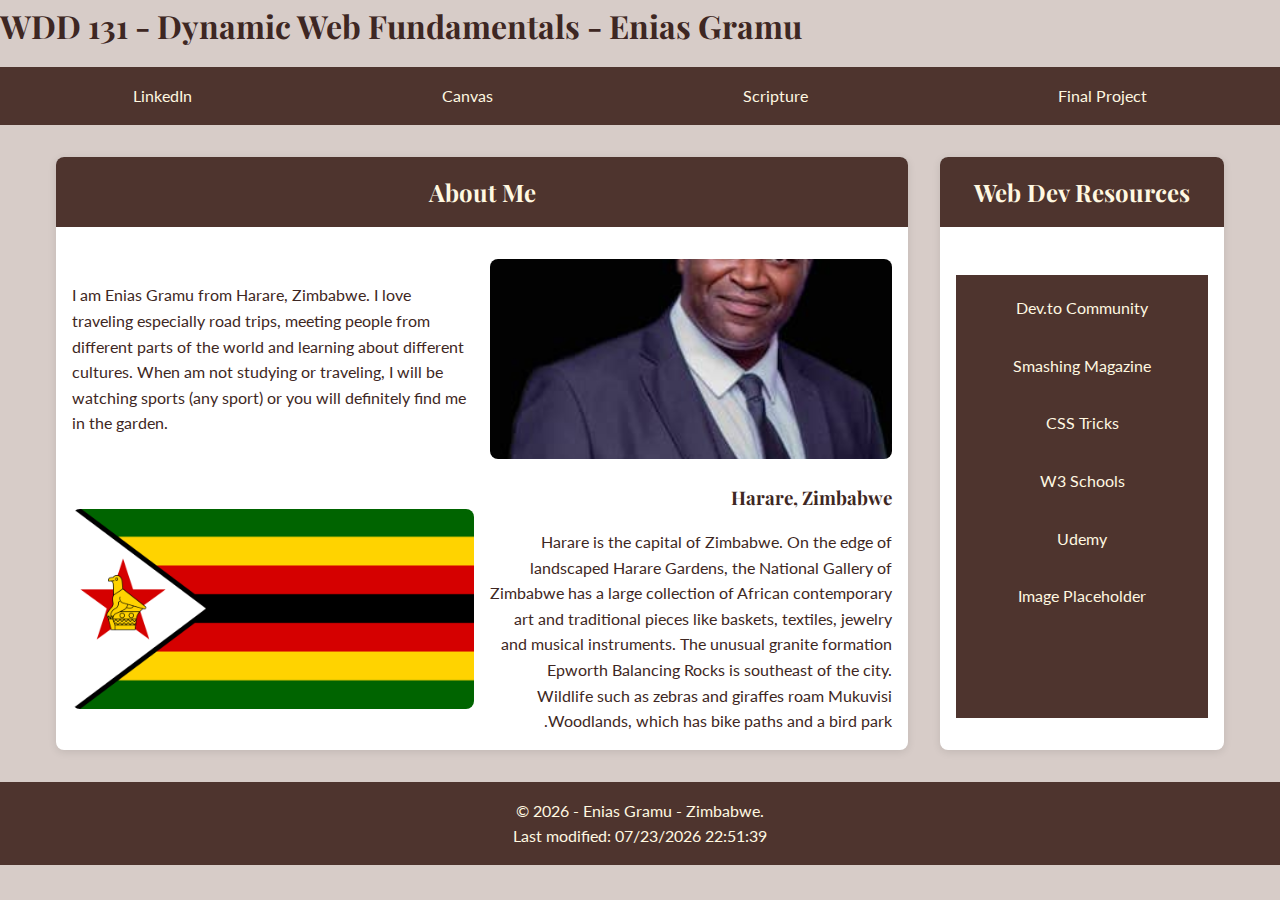
<file: index.html>
<!DOCTYPE html>
<html lang="en">
<head>
    <meta charset="UTF-8">
    <meta name="viewport" content="width=device-width, initial-scale=1.0">
    <meta name="description" content="WDD 131 - Dynamic Web Fundamentals. About Enias Gramu and a short description of Harare, Zimbabwe.">
    <meta name="author" content="Enias Gramu">
    <title>WDD 131 - Dynamic Web Fundamentals - Enias Gramu</title>
    <link href="https://fonts.googleapis.com/css2?family=Playfair+Display:wght@700&family=Lato:wght@400;700&display=swap" rel="stylesheet">
    <link rel="stylesheet" href="styles/base.css">
    <script src="scripts/getdates.js" defer></script>
</head>
<body>
    <header>
        <h1>WDD 131 - Dynamic Web Fundamentals - Enias Gramu</h1>
    </header>
    <nav>
        <a href="https://www.linkedin.com/in/eniasgramu/">LinkedIn</a>
        <a href="https://byupw.instructure.com/">Canvas</a>
        <a href="https://www.churchofjesuschrist.org/study/scriptures">Scripture</a>
        <a href="#">Final Project</a>
    </nav>
    <main>
        <div class="card-container">
            <section class="card">
                <h2>About Me</h2>
                <div class="card-content">
                    <div class="content-row">
                        <div class="text-content">
                            <p>I am Enias Gramu from Harare, Zimbabwe. I love traveling especially road trips, meeting people from different parts of the world and learning about different cultures. When am not studying or traveling, I will be watching sports (any sport) or you will definitely find me in the garden.</p>
                        </div>
                        <img src="images/enias_gramu.jpeg" alt="image of Enias Gramu">
                    </div>
                    <div class="content-row reverse">
                        <div class="text-content">
                            <h3>Harare, Zimbabwe</h3>
                            <p>Harare is the capital of Zimbabwe. On the edge of landscaped Harare Gardens, the National Gallery of Zimbabwe has a large collection of African contemporary art and traditional pieces like baskets, textiles, jewelry and musical instruments. The unusual granite formation Epworth Balancing Rocks is southeast of the city. Wildlife such as zebras and giraffes roam Mukuvisi Woodlands, which has bike paths and a bird park.</p>
                        </div>
                        <img src="images/zimbabwe_flag.png" alt="Zimbabwe Flag">
                    </div>
                </div>
            </section>
            <aside class="card">
                <h2>Web Dev Resources</h2>
                <div class="card-content">
                    <nav>
                        <ul>
                            <li><a href="https://dev.to/">Dev.to Community</a></li>
                            <li><a href="https://www.smashingmagazine.com/">Smashing Magazine</a></li>
                            <li><a href="https://css-tricks.com/">CSS Tricks</a></li>
                            <li><a href="https://www.w3schools.com/">W3 Schools</a></li>
                            <li><a href="https://www.udemy.com/">Udemy</a></li>
                            <li><a href="https://placehold.co/">Image Placeholder</a></li>
                        </ul>
                    </nav>    
                </div>
            </aside>
        </div>
    </main> 
    <footer>
        <p id="currentYear"></p>
        <p id="lastModified"></p>
    </footer>
</body>
</html>
</file>
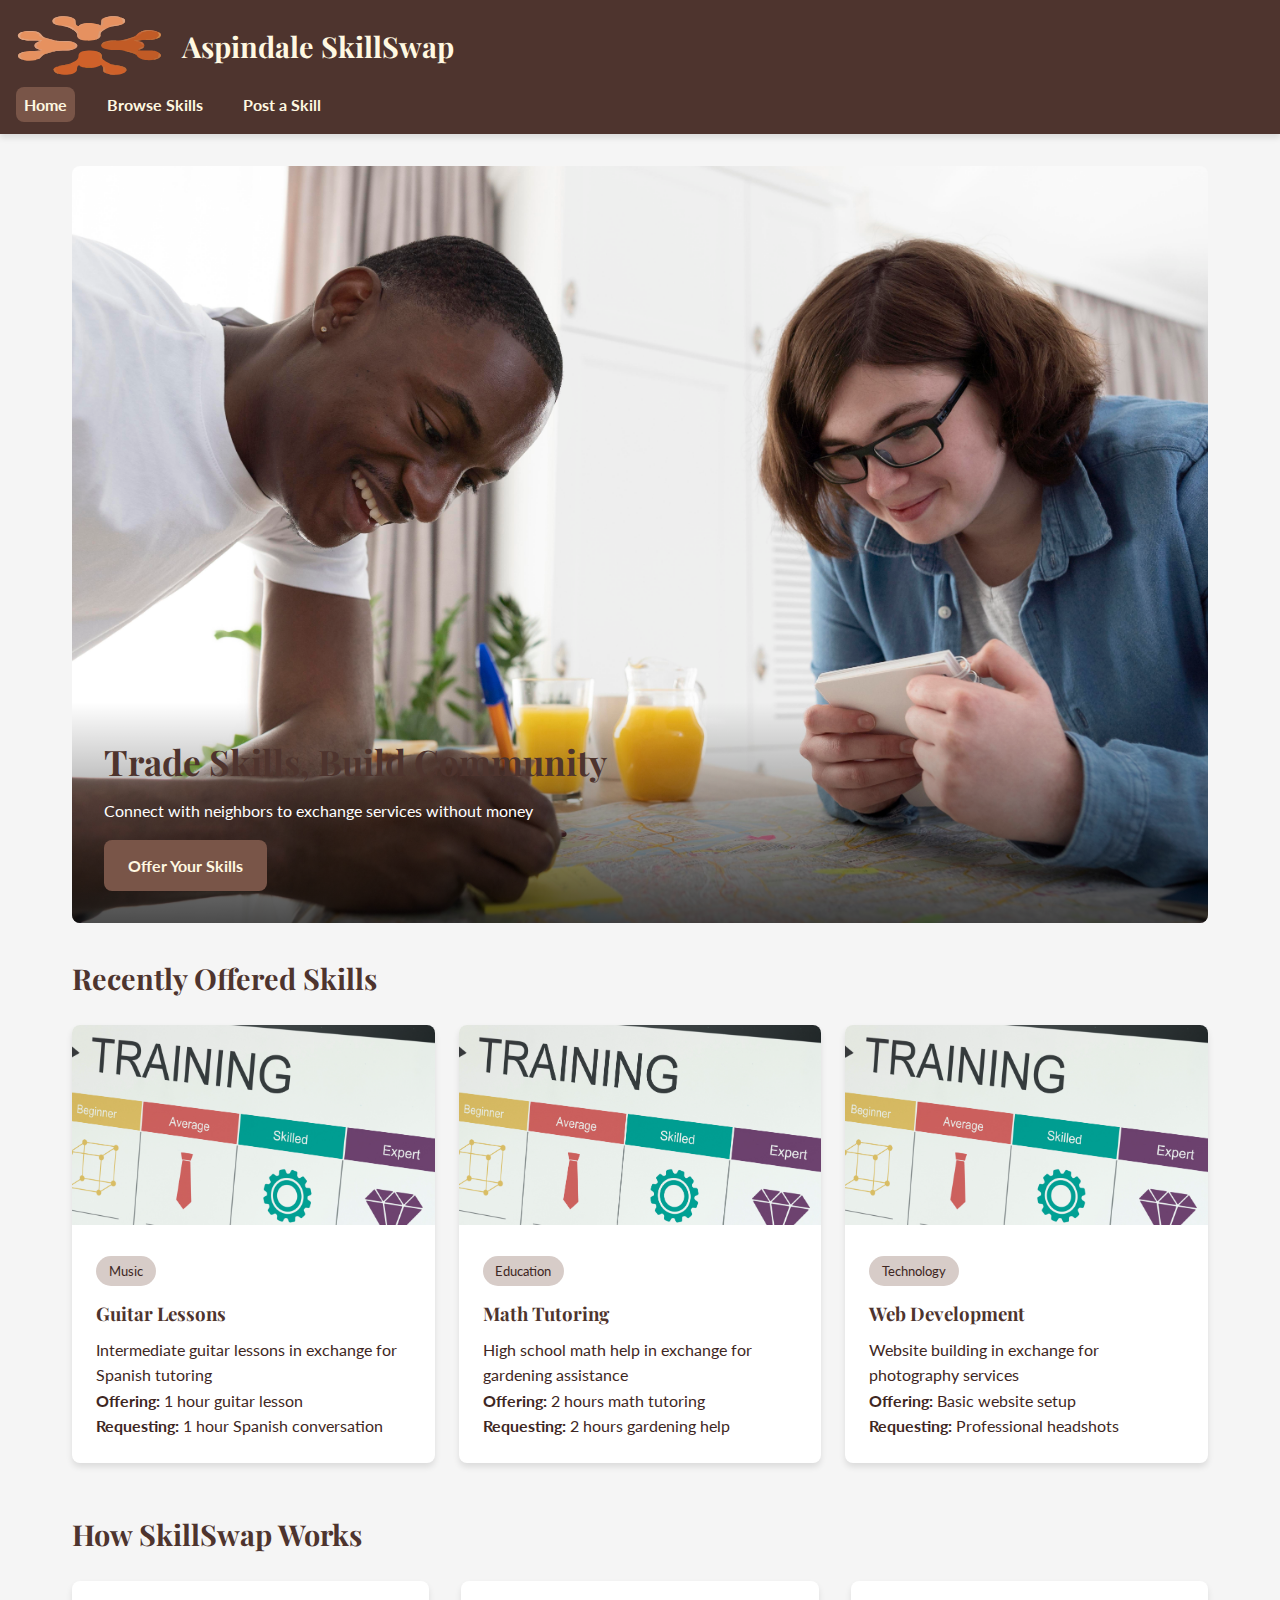
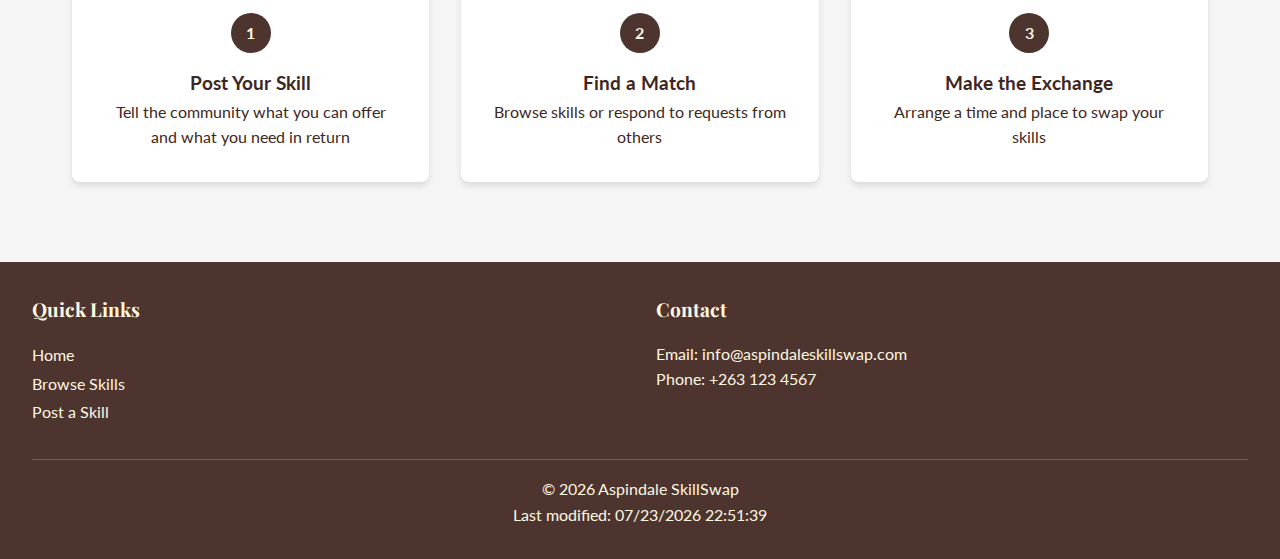
<file: project/index.html>
<!DOCTYPE html>
<html lang="en">
<head>
    <meta charset="UTF-8">
    <meta name="viewport" content="width=device-width, initial-scale=1.0">
    <meta name="description" content="WDD 131 - Dynamic Web Fundamentals. Aspindale SkillSwap Platform.">
    <meta name="author" content="Enias Gramu">
    <title>WDD 131 - Dynamic Web Fundamentals - Aspindale SkillSwap</title>
    <link href="https://fonts.googleapis.com/css2?family=Playfair+Display:wght@700&family=Lato:wght@400;700&display=swap" rel="stylesheet">
    <link rel="stylesheet" href="styles/skillswap.css">
    <link rel="stylesheet" href="styles/mobile.css" media="screen and (max-width: 768px)">
    <script src="scripts/skillswap.js" defer></script>
</head>
<body>
    <header>
        <div class="logo-container">
            <img src="images/logo.svg" alt="Aspindale SkillSwap Logo" width="150" height="60" loading="lazy">
            <h1>Aspindale SkillSwap</h1>
        </div>
        <nav>
            <button id="menu-button" aria-label="Toggle navigation menu">☰</button>
            <ul id="nav-menu">
                <li class="active"><a href="index.html">Home</a></li>
                <li><a href="browse.html">Browse Skills</a></li>
                <li><a href="post.html">Post a Skill</a></li>
            </ul>
        </nav>
    </header>
    <main>
        <section class="hero">
            <img src="images/hero.jpg" alt="People exchanging skills" width="1200" height="600" loading="lazy">
            <div class="hero-text">
                <h2>Trade Skills, Build Community</h2>
                <p>Connect with neighbors to exchange services without money</p>
                <a href="post.html" class="cta-button">Offer Your Skills</a>
            </div>
        </section>

        <section class="featured-skills">
            <h2>Recently Offered Skills</h2>
            <div class="skills-grid" id="featured-skills-container">

            </div>
        </section>

        <section class="how-it-works">
            <h2>How SkillSwap Works</h2>
            <div class="steps">
                <div class="step">
                    <span class="step-number">1</span>
                    <h3>Post Your Skill</h3>
                    <p>Tell the community what you can offer and what you need in return</p>
                </div>
                <div class="step">
                    <span class="step-number">2</span>
                    <h3>Find a Match</h3>
                    <p>Browse skills or respond to requests from others</p>
                </div>
                <div class="step">
                    <span class="step-number">3</span>
                    <h3>Make the Exchange</h3>
                    <p>Arrange a time and place to swap your skills</p>
                </div>
            </div>
        </section>
    </main> 
    <footer>
        <div class="footer-content">
            <div class="footer-section">
                <h3>Quick Links</h3>
                <ul>
                    <li><a href="index.html">Home</a></li>
                    <li><a href="browse.html">Browse Skills</a></li>
                    <li><a href="post.html">Post a Skill</a></li>
                </ul>
            </div>
            <div class="footer-section">
                <h3>Contact</h3>
                <p>Email: info@aspindaleskillswap.com</p>
                <p>Phone: +263 123 4567</p>
            </div>
        </div>
        <div class="copyright">
            <p id="currentYear"></p>
            <p id="lastModified"></p>
        </div>
    </footer>
</body>
</html>
</file>
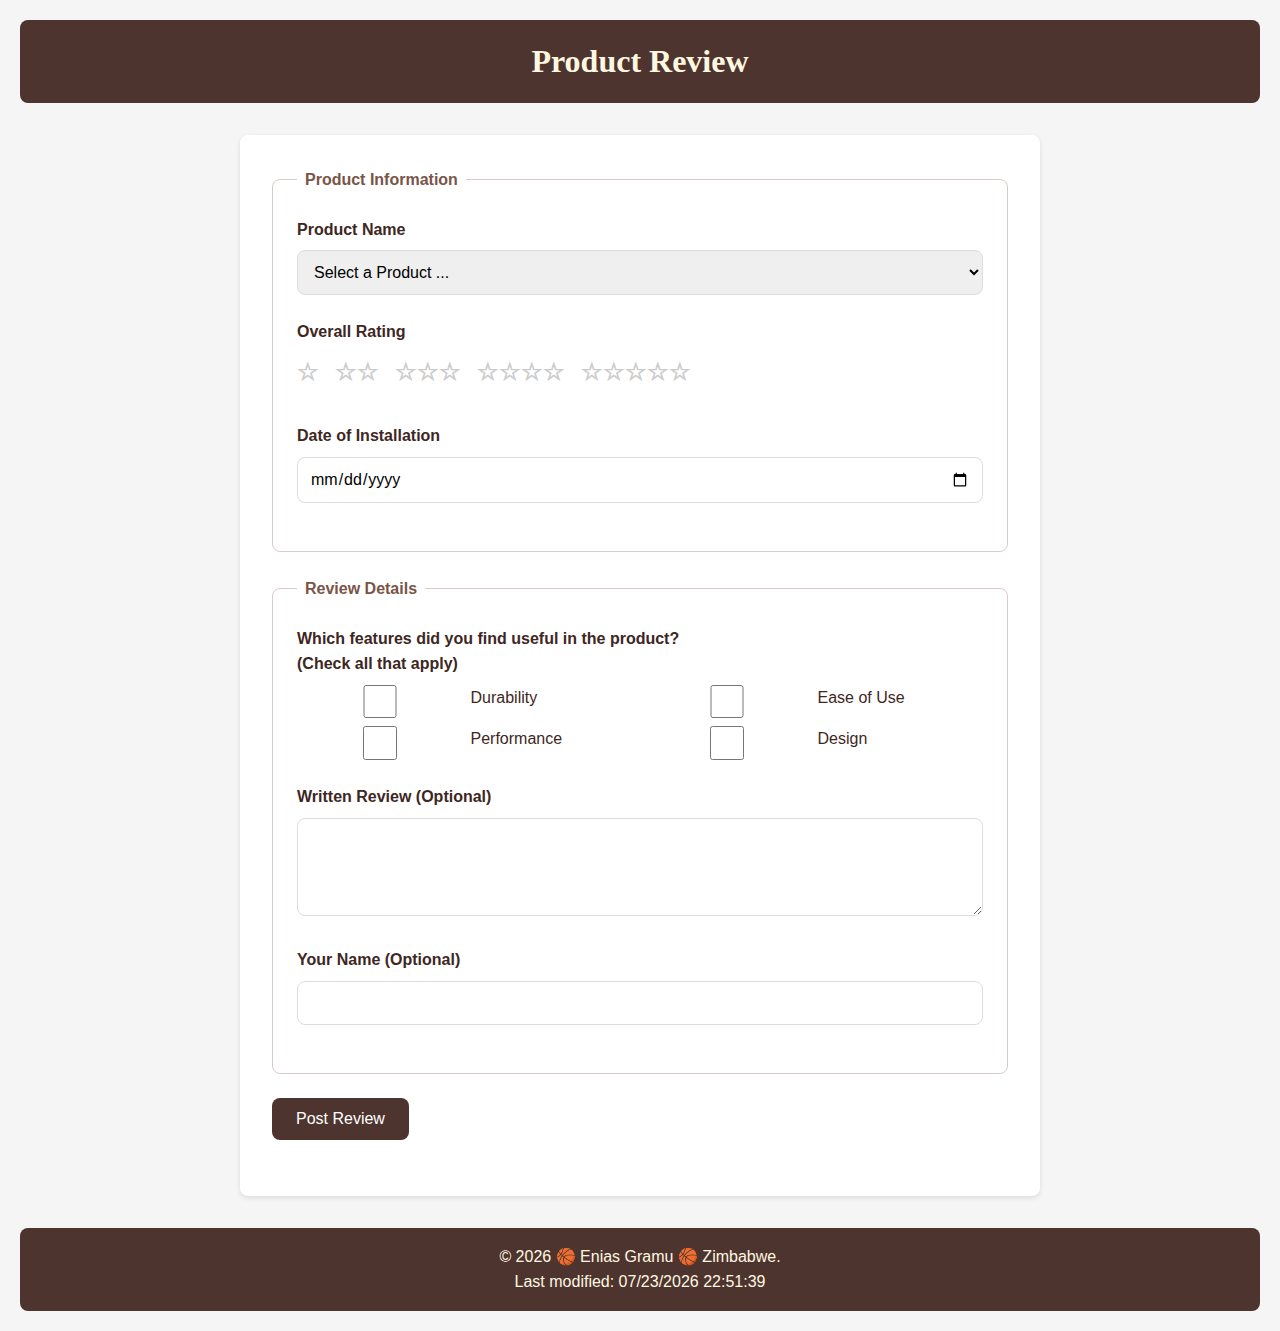
<file: form.html>
<!DOCTYPE html>
<html lang="en">
<head>
    <meta charset="UTF-8">
    <meta name="viewport" content="width=device-width, initial-scale=1.0">
    <meta name="description" content="WDD 131 - Dynamic Web Fundamentals. Product Review Form.">
    <meta name="author" content="Enias Gramu">
    <title>WDD 131 - Dynamic Web Fundamentals - Product Review - Enias Gramu</title>
    <link rel="stylesheet" href="styles/form.css">
    <script src="scripts/form.js" defer></script>
</head>
<body>
    <header>
        <h1>Product Review</h1>
    </header>

    <main>
        <form id="reviewForm" method="get" action="review.html">
            <fieldset>
                <legend>Product Information</legend>
                
                <div class="form-group">
                    <label for="productName">Product Name</label>
                    <select id="productName" name="productName" required>
                        <option value="" disabled selected>Select a Product ...</option>
                        <!-- Options will be populated by JavaScript -->
                    </select>
                </div>

                <div class="form-group">
                    <label>Overall Rating</label>
                    <div class="rating-container">
                        <input type="radio" id="rating1" name="rating" value="1" required>
                        <label for="rating1">☆</label>
                        
                        <input type="radio" id="rating2" name="rating" value="2">
                        <label for="rating2">☆☆</label>
                        
                        <input type="radio" id="rating3" name="rating" value="3">
                        <label for="rating3">☆☆☆</label>
                        
                        <input type="radio" id="rating4" name="rating" value="4">
                        <label for="rating4">☆☆☆☆</label>
                        
                        <input type="radio" id="rating5" name="rating" value="5">
                        <label for="rating5">☆☆☆☆☆</label>
                    </div>
                </div>

                <div class="form-group">
                    <label for="installDate">Date of Installation</label>
                    <input type="date" id="installDate" name="installDate" required>
                </div>
            </fieldset>

            <fieldset>
                <legend>Review Details</legend>
                
                <div class="form-group">
                    <label>Which features did you find useful in the product?<br>(Check all that apply)</label>
                    <div class="checkbox-group">
                        <input type="checkbox" id="feature1" name="usefulFeatures" value="Durability">
                        <label for="feature1">Durability</label>
                        
                        <input type="checkbox" id="feature2" name="usefulFeatures" value="Ease of Use">
                        <label for="feature2">Ease of Use</label>
                        
                        <input type="checkbox" id="feature3" name="usefulFeatures" value="Performance">
                        <label for="feature3">Performance</label>
                        
                        <input type="checkbox" id="feature4" name="usefulFeatures" value="Design">
                        <label for="feature4">Design</label>
                    </div>
                </div>

                <div class="form-group">
                    <label for="writtenReview">Written Review (Optional)</label>
                    <textarea id="writtenReview" name="writtenReview" rows="4"></textarea>
                </div>

                <div class="form-group">
                    <label for="userName">Your Name (Optional)</label>
                    <input type="text" id="userName" name="userName">
                </div>
            </fieldset>

            <div class="form-group">
                <input type="submit" value="Post Review">
            </div>
        </form>
    </main> 
    
    <footer>
        <p id="currentYear"></p>
        <p id="lastModified"></p>
    </footer>
</body>
</html>
</file>
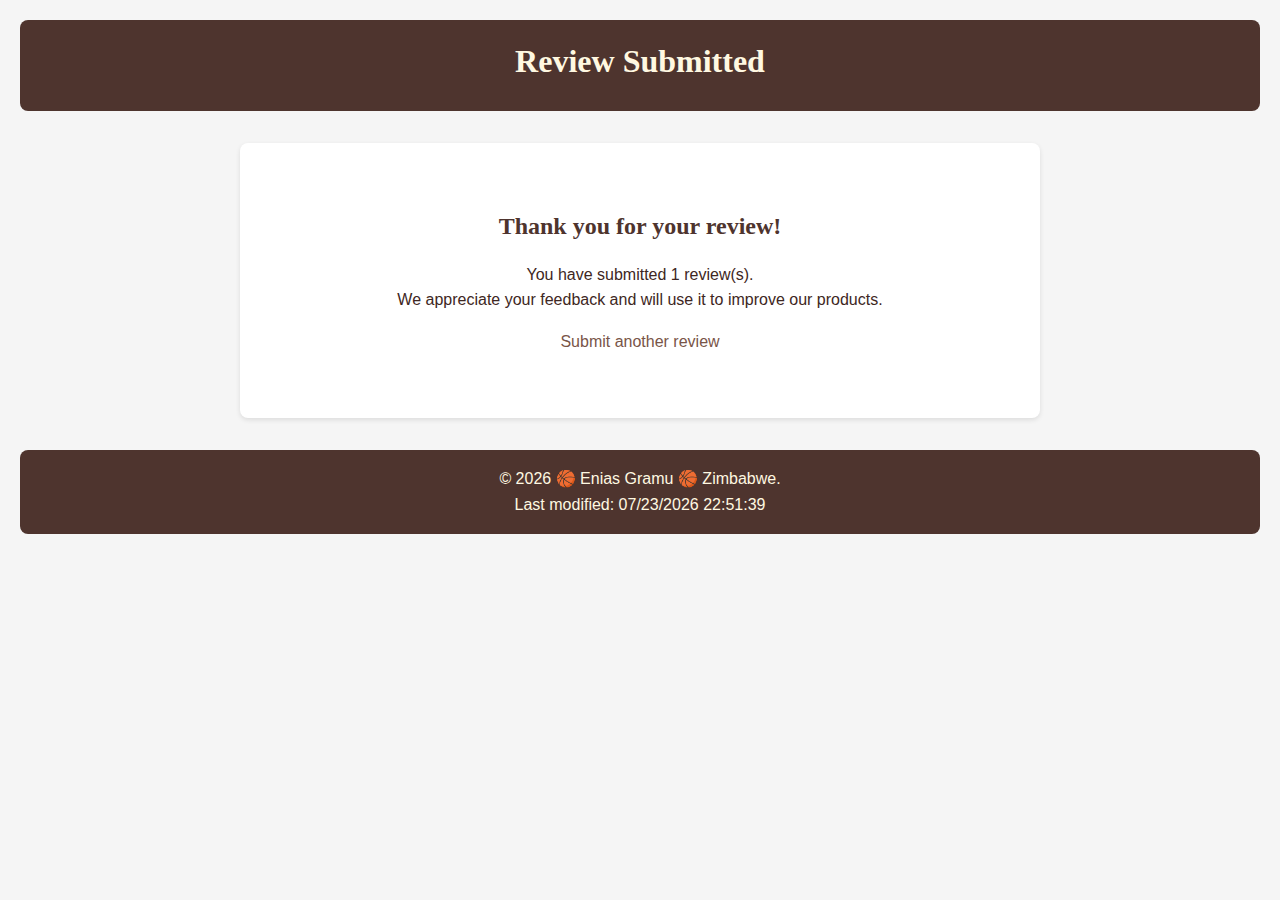
<file: review.html>
<!DOCTYPE html>
<html lang="en">
<head>
    <meta charset="UTF-8">
    <meta name="viewport" content="width=device-width, initial-scale=1.0">
    <meta name="description" content="WDD 131 - Dynamic Web Fundamentals. Product Review Confirmation Page.">
    <meta name="author" content="Enias Gramu">
    <title>WDD 131 - Dynamic Web Fundamentals - Product Review Confirmation Page - Enias Gramu</title>
    <link rel="stylesheet" href="styles/form.css">
    <script src="scripts/form.js" defer></script>
</head>
<body>
    <header>
        <h1>Review Submitted</h1>
        <h2 id="productNameHeader"></h2>
    </header>
    <main>
        <div class="confirmation">
            <h2>Thank you for your review!</h2>
            <p id="reviewCount"></p>
            <p>We appreciate your feedback and will use it to improve our products.</p>
            <a href="form.html">Submit another review</a>
        </div>
    </main> 
    <footer>
        <p id="currentYear"></p>
        <p id="lastModified"></p>
    </footer>
</body>
</html>
</file>
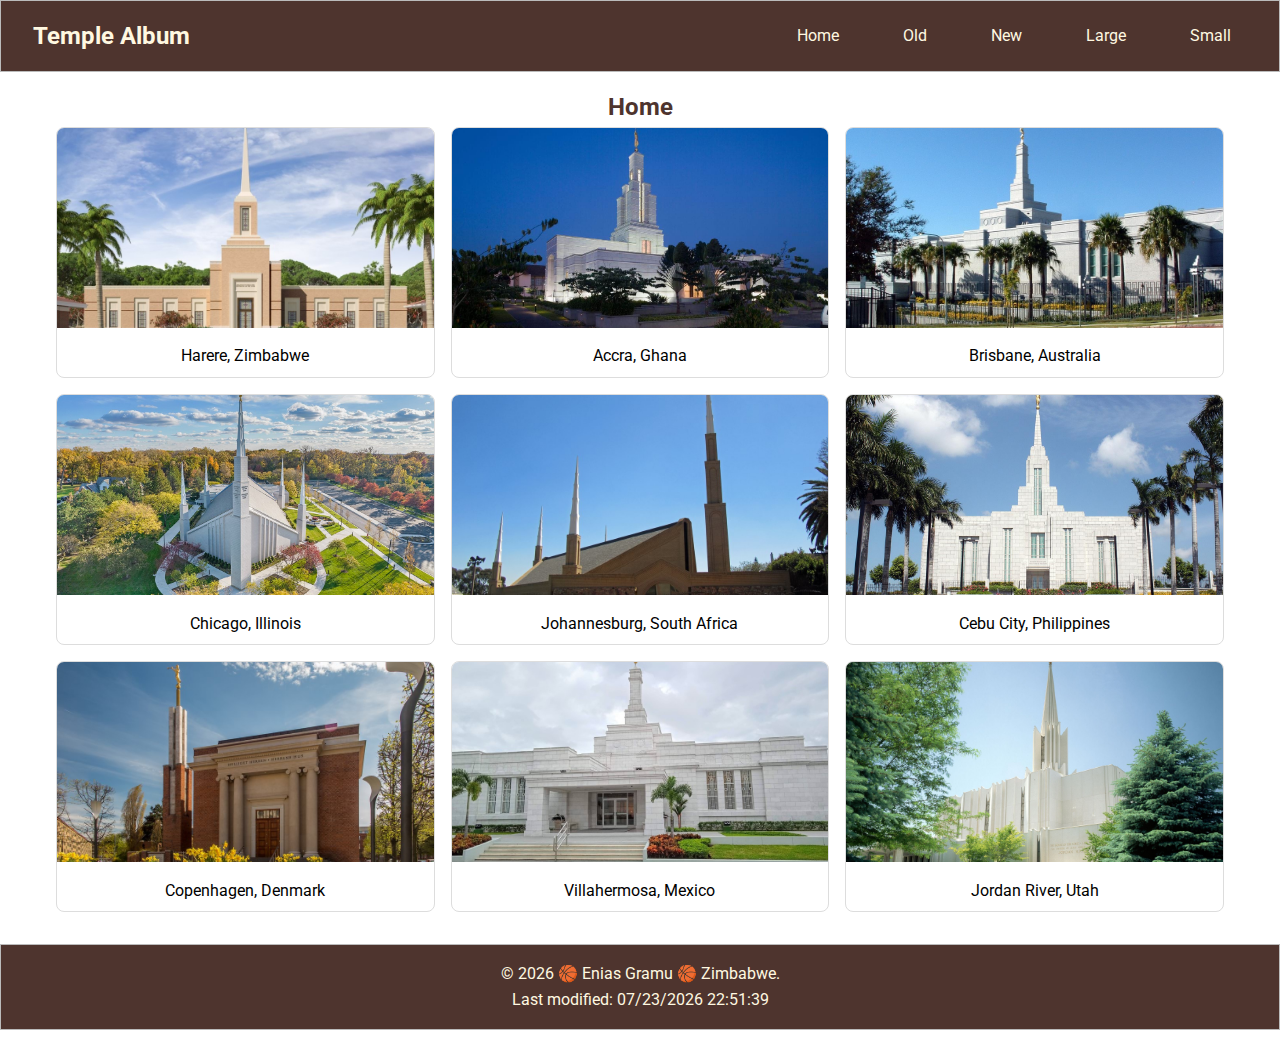
<file: temples.html>
<!DOCTYPE html>
<html lang="en">
<head>
    <meta charset="UTF-8">
    <meta name="viewport" content="width=device-width, initial-scale=1.0">
    <meta name="description" content="WDD 131 - Dynamic Web Fundamentals. Responsive temple album page.">
    <meta name="author" content="Enias Gramu">
    <title>WDD 131 - Dynamic Web Fundamentals - Temple Album - Enias Gramu</title>
    <link rel="preconnect" href="https://fonts.googleapis.com">
    <link rel="preconnect" href="https://fonts.gstatic.com" crossorigin>
    <link href="https://fonts.googleapis.com/css2?family=Roboto&display=swap" rel="stylesheet">
    <link rel="stylesheet" href="styles/temples.css">
    <link rel="stylesheet" href="styles/temples-large.css">
    <script src="scripts/temples.js" defer></script>
</head>
<body>
    <header>
        <h1>Temple Album</h1>
        <nav>
            <button class="hamburger">
                <span></span>
                <span></span>
                <span></span>
            </button>
            <ul class="nav-menu">
                <li><a href="#">Home</a></li>
                <li><a href="#">Old</a></li>
                <li><a href="#">New</a></li>
                <li><a href="#">Large</a></li>
                <li><a href="#">Small</a></li>
            </ul>
        </nav>               
    </header>
    <main>
        <h2>Home</h2>
        <div class="grid-container">
            <figure>
                <img src="images/harare-zimbabwe-temple.jpeg" alt="Harare, Zimambwe Temple">
                <figcaption>Harere, Zimbabwe</figcaption>
            </figure>
            <figure>
                <img src="images/accra-ghana-temple.jpeg" alt="Accra, Ghana Temple">
                <figcaption>Accra, Ghana</figcaption>
            </figure>
            <figure>
                <img src="images/brisbane-australia-temple.jpeg" alt="Brisbane, Australia Temple">
                <figcaption>Brisbane, Australia</figcaption>
            </figure>
            <figure>
                <img src="images/chicago-illinois-temple.jpeg" alt="Chicago, Illinois Temple">
                <figcaption>Chicago, Illinois</figcaption>
            </figure>
            <figure>
                <img src="images/johannesburg-south-africa-temple.jpeg" alt="Johannesburg, South Africa Temple">
                <figcaption>Johannesburg, South Africa</figcaption>
            </figure>
            <figure>
                <img src="images/cebu-city-philippines-temple.jpeg" alt="Cebu City, Philippines Temple">
                <figcaption>Cebu City, Philippines</figcaption>
            </figure>
            <figure>
                <img src="images/copenhagen-denmark-temple.jpeg" alt="Copenhagen, Denmark Temple">
                <figcaption>Copenhagen, Denmark</figcaption>
            </figure>
            <figure>
                <img src="images/villahermosa-mexico-temple.jpeg" alt="Villahermosa, Mexico Temple">
                <figcaption>Villahermosa, Mexico</figcaption>
            </figure>
            <figure>
                <img src="images/jordan-river-utah-temple.jpeg" alt="Jordan River, Utah Temple">
                <figcaption>Jordan River, Utah</figcaption>
            </figure>
        </div>
    </main> 
    <footer>
        <p id="currentYear"></p>
        <p id="lastModified"></p>
    </footer>
</body>
</html>
</file>
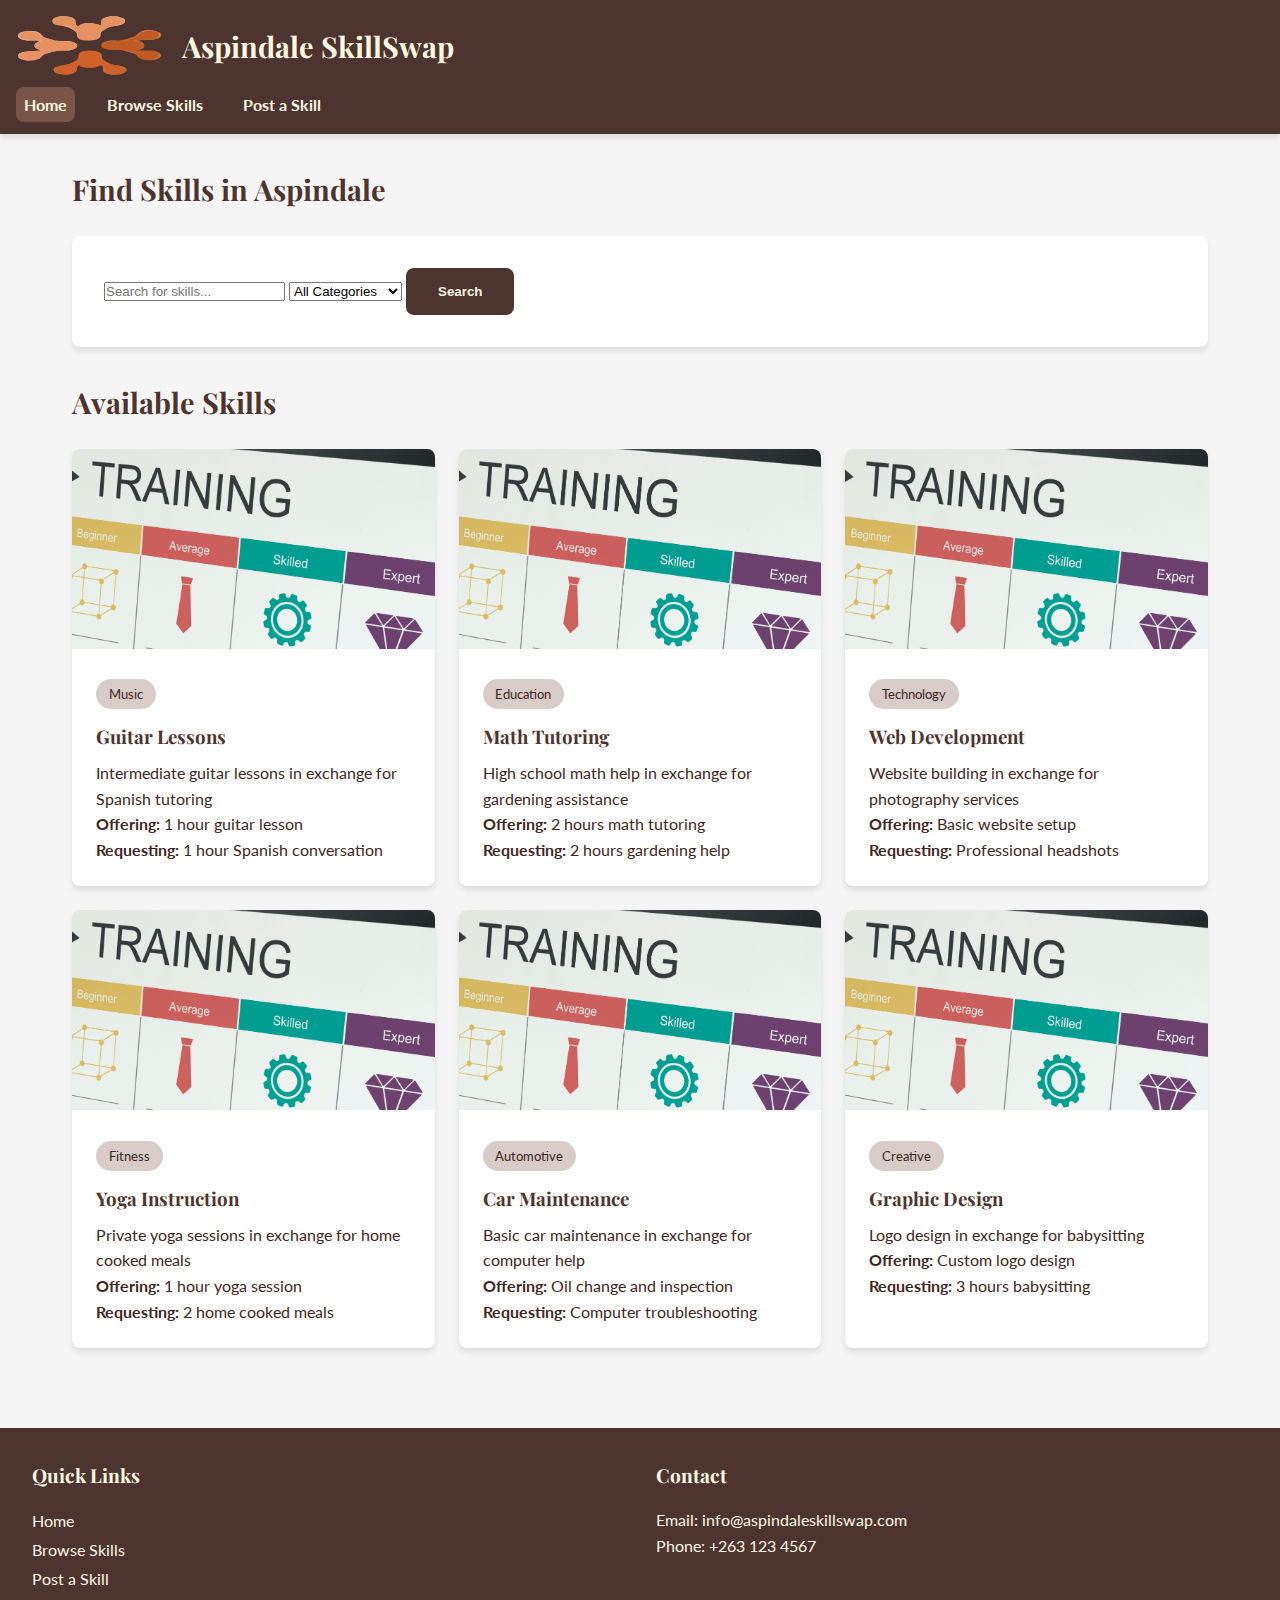
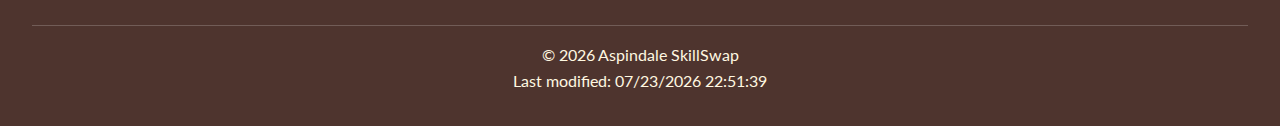
<file: project/browse.html>
<!DOCTYPE html>
<html lang="en">
<head>
    <meta charset="UTF-8">
    <meta name="viewport" content="width=device-width, initial-scale=1.0">
    <meta name="description" content="WDD 131 - Dynamic Web Fundamentals. Aspindale SkillSwap Platform - Browse Page.">
    <meta name="author" content="Enias Gramu">
    <title>WDD 131 - Dynamic Web Fundamentals - Aspindale SkillSwap - Browse Page</title>
    <link href="https://fonts.googleapis.com/css2?family=Playfair+Display:wght@700&family=Lato:wght@400;700&display=swap" rel="stylesheet">
    <link rel="stylesheet" href="styles/skillswap.css">
    <link rel="stylesheet" href="styles/mobile.css" media="screen and (max-width: 768px)">
    <script src="scripts/skillswap.js" defer></script>
</head>
<body>
    <header>
        <div class="logo-container">
            <img src="images/logo.svg" alt="Aspindale SkillSwap Logo" width="150" height="60" loading="lazy">
            <h1>Aspindale SkillSwap</h1>
        </div>
        <nav>
            <button id="menu-button" aria-label="Toggle navigation menu">☰</button>
            <ul id="nav-menu">
                <li class="active"><a href="index.html">Home</a></li>
                <li><a href="browse.html">Browse Skills</a></li>
                <li><a href="post.html">Post a Skill</a></li>
            </ul>
        </nav>
    </header>
    <main>
        <section class="search-section">
            <h2>Find Skills in Aspindale</h2>
            <form id="search-form">
                <input type="text" id="search-input" placeholder="Search for skills..." aria-label="Search for skills">
                <select id="category-filter" aria-label="Filter by category">
                    <option value="all">All Categories</option>
                    <option value="tutoring">Tutoring</option>
                    <option value="home">Home Services</option>
                    <option value="creative">Creative</option>
                    <option value="tech">Technology</option>
                </select>
                <button type="submit">Search</button>
            </form>
        </section>

        <section class="all-skills">
            <h2>Available Skills</h2>
            <div class="skills-grid" id="all-skills-container">

            </div>
        </section>
    </main>
    <footer>
        <div class="footer-content">
            <div class="footer-section">
                <h3>Quick Links</h3>
                <ul>
                    <li><a href="index.html">Home</a></li>
                    <li><a href="browse.html">Browse Skills</a></li>
                    <li><a href="post.html">Post a Skill</a></li>
                </ul>
            </div>
            <div class="footer-section">
                <h3>Contact</h3>
                <p>Email: info@aspindaleskillswap.com</p>
                <p>Phone: +263 123 4567</p>
            </div>
        </div>
        <div class="copyright">
            <p id="currentYear"></p>
            <p id="lastModified"></p>
        </div>
    </footer>
</body>
</html>
</file>
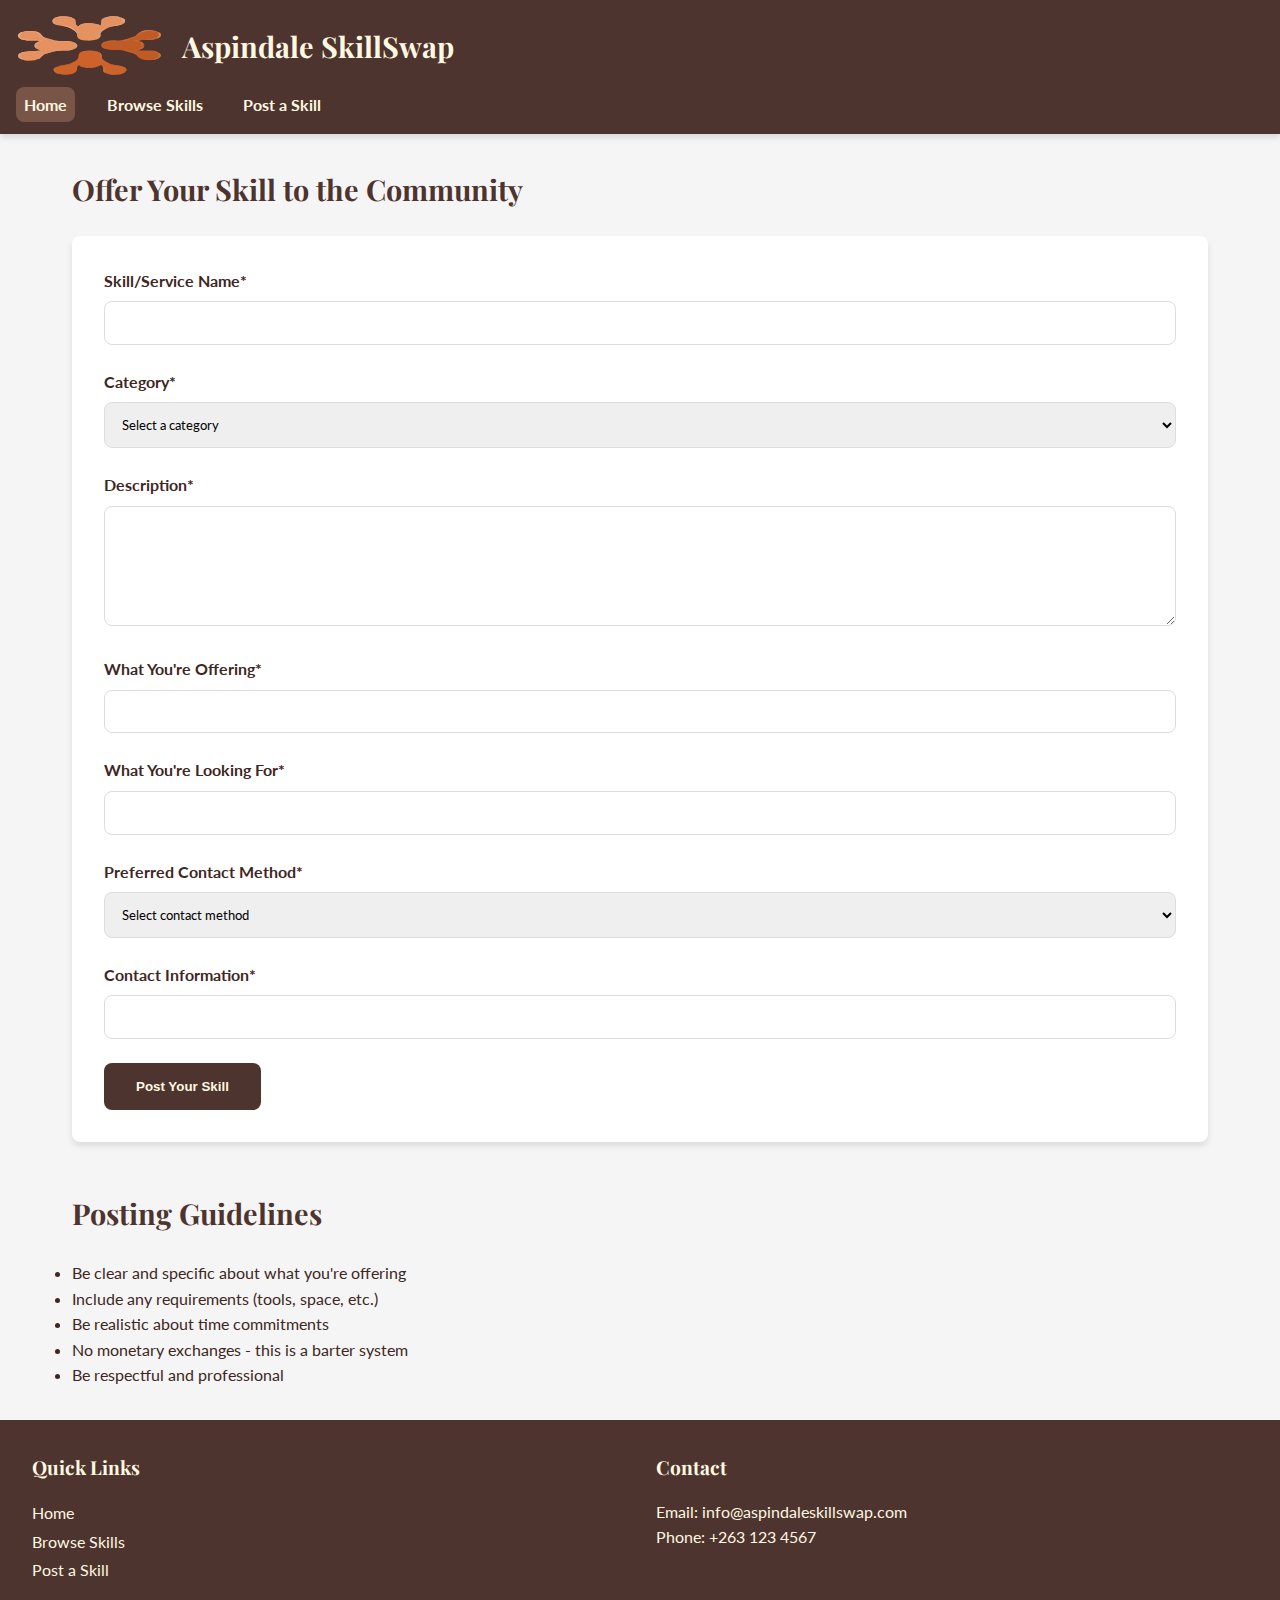
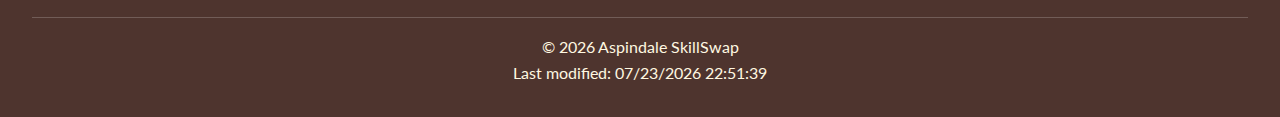
<file: project/post.html>
<!DOCTYPE html>
<html lang="en">
<head>
    <meta charset="UTF-8">
    <meta name="viewport" content="width=device-width, initial-scale=1.0">
    <meta name="description" content="WDD 131 - Dynamic Web Fundamentals. Aspindale SkillSwap Platform - Post Page.">
    <meta name="author" content="Enias Gramu">
    <title>WDD 131 - Dynamic Web Fundamentals - Aspindale SkillSwap - Post Page</title>
    <link href="https://fonts.googleapis.com/css2?family=Playfair+Display:wght@700&family=Lato:wght@400;700&display=swap" rel="stylesheet">
    <link rel="stylesheet" href="styles/skillswap.css">
    <link rel="stylesheet" href="styles/mobile.css" media="screen and (max-width: 768px)">
    <script src="scripts/skillswap.js" defer></script>
</head>
<body>
    <header>
        <div class="logo-container">
            <img src="images/logo.svg" alt="Aspindale SkillSwap Logo" width="150" height="60" loading="lazy">
            <h1>Aspindale SkillSwap</h1>
        </div>
        <nav>
            <button id="menu-button" aria-label="Toggle navigation menu">☰</button>
            <ul id="nav-menu">
                <li class="active"><a href="index.html">Home</a></li>
                <li><a href="browse.html">Browse Skills</a></li>
                <li><a href="post.html">Post a Skill</a></li>
            </ul>
        </nav>
    </header>
    <main>
        <section class="post-skill">
            <h2>Offer Your Skill to the Community</h2>
            <form id="skill-form">
                <div class="form-group">
                    <label for="skill-name">Skill/Service Name*</label>
                    <input type="text" id="skill-name" required aria-required="true">
                </div>

                <div class="form-group">
                    <label for="skill-category">Category*</label>
                    <select id="skill-category" required aria-required="true">
                        <option value="">Select a category</option>
                        <option value="tutoring">Tutoring/Education</option>
                        <option value="home">Home Services</option>
                        <option value="creative">Creative Arts</option>
                        <option value="tech">Technology</option>
                        <option value="other">Other</option>
                    </select>
                </div>

                <div class="form-group">
                    <label for="skill-description">Description*</label>
                    <textarea id="skill-description" rows="4" required aria-required="true"></textarea>
                </div>

                <div class="form-group">
                    <label for="skill-offer">What You're Offering*</label>
                    <input type="text" id="skill-offer" required aria-required="true">
                </div>

                <div class="form-group">
                    <label for="skill-request">What You're Looking For*</label>
                    <input type="text" id="skill-request" required aria-required="true">
                </div>

                <div class="form-group">
                    <label for="contact-method">Preferred Contact Method*</label>
                    <select id="contact-method" required aria-required="true">
                        <option value="">Select contact method</option>
                        <option value="email">Email</option>
                        <option value="phone">Phone</option>
                        <option value="whatsapp">WhatsApp</option>
                    </select>
                </div>

                <div class="form-group">
                    <label for="contact-info">Contact Information*</label>
                    <input type="text" id="contact-info" required aria-required="true">
                </div>

                <button type="submit">Post Your Skill</button>
            </form>
        </section>

        <section class="post-guidelines">
            <h2>Posting Guidelines</h2>
            <ul>
                <li>Be clear and specific about what you're offering</li>
                <li>Include any requirements (tools, space, etc.)</li>
                <li>Be realistic about time commitments</li>
                <li>No monetary exchanges - this is a barter system</li>
                <li>Be respectful and professional</li>
            </ul>
        </section>
    </main>
    <footer>
        <div class="footer-content">
            <div class="footer-section">
                <h3>Quick Links</h3>
                <ul>
                    <li><a href="index.html">Home</a></li>
                    <li><a href="browse.html">Browse Skills</a></li>
                    <li><a href="post.html">Post a Skill</a></li>
                </ul>
            </div>
            <div class="footer-section">
                <h3>Contact</h3>
                <p>Email: info@aspindaleskillswap.com</p>
                <p>Phone: +263 123 4567</p>
            </div>
        </div>
        <div class="copyright">
            <p id="currentYear"></p>
            <p id="lastModified"></p>
        </div>
    </footer>
</body>
</html>
</file>
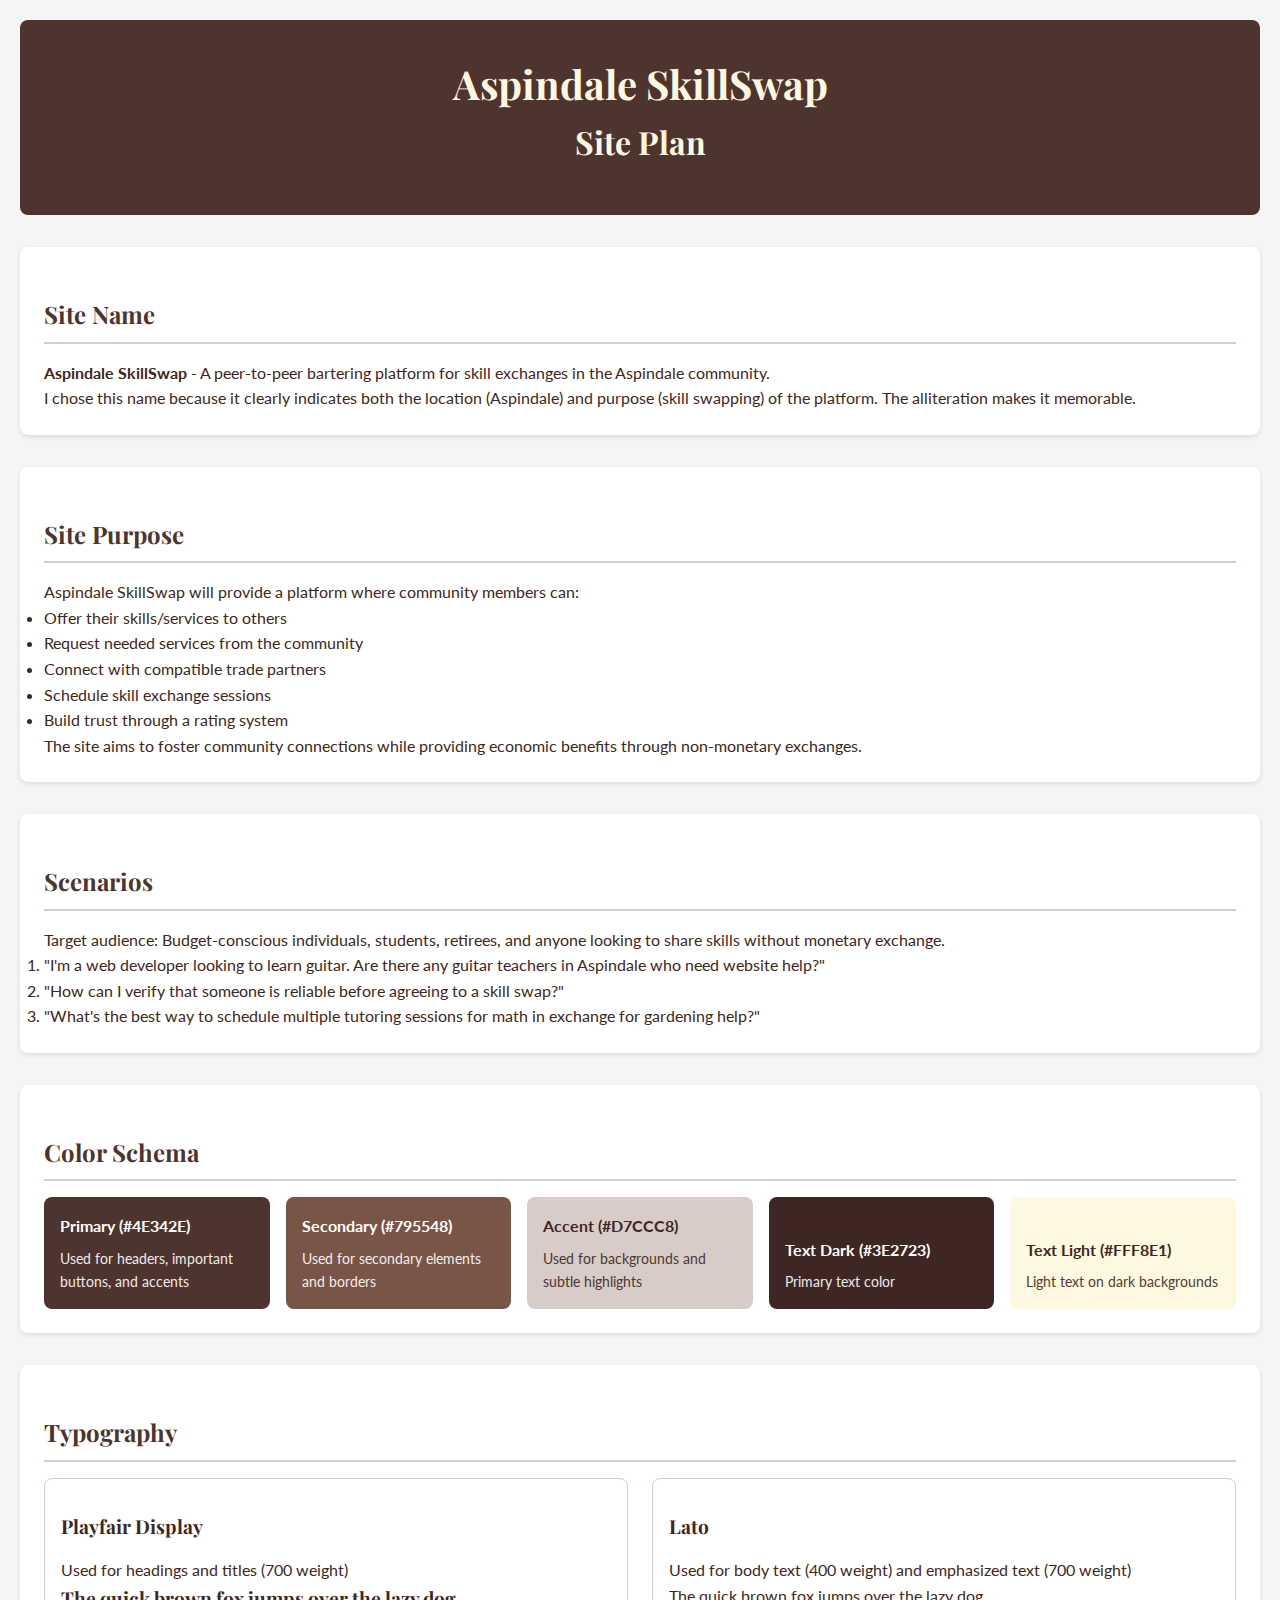
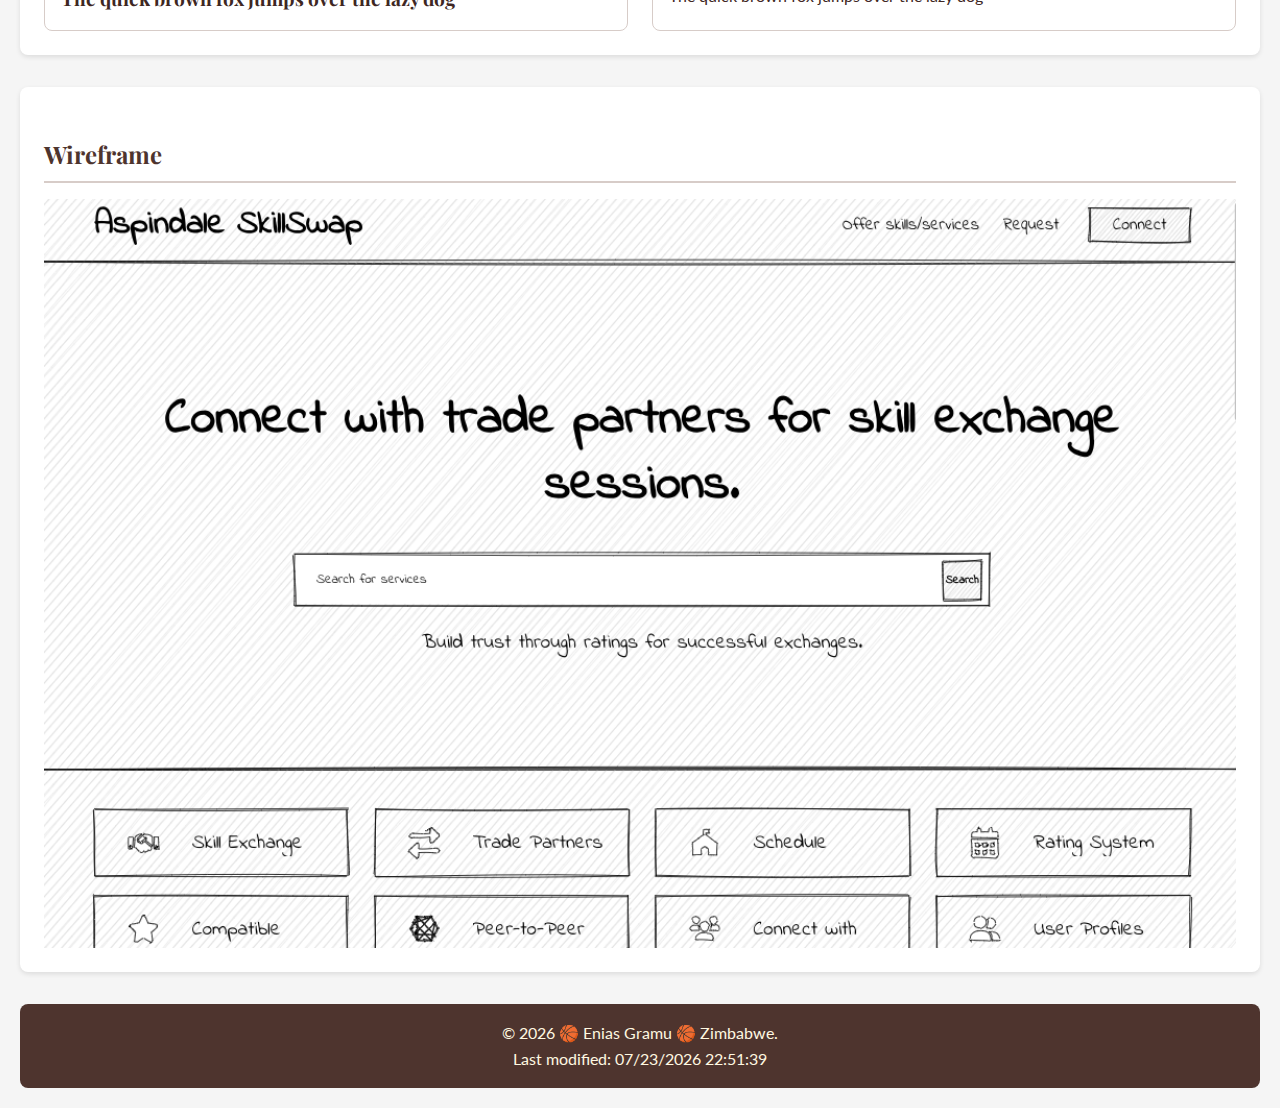
<file: project/siteplan.html>
<!DOCTYPE html>
<html lang="en">
<head>
    <meta charset="UTF-8">
    <meta name="viewport" content="width=device-width, initial-scale=1.0">
    <meta name="description" content="WDD 131 - Dynamic Web Fundamentals. Site Plan for Aspindale SkillSwap.">
    <meta name="author" content="Enias Gramu">
    <title>WDD 131 - Dynamic Web Fundamentals - Aspindale SkillSwap Site Plan</title>
    <link href="https://fonts.googleapis.com/css2?family=Playfair+Display:wght@700&family=Lato:wght@400;700&display=swap" rel="stylesheet">
    <link rel="stylesheet" href="styles/siteplan.css">
    <script src="scripts/siteplan.js" defer></script>
</head>
<body>
    <header>
        <h1>Aspindale SkillSwap</h1>
        <h2>Site Plan</h2>
    </header>
    <main>
        <section class="plan-section">
            <h3>Site Name</h3>
            <p><strong>Aspindale SkillSwap</strong> - A peer-to-peer bartering platform for skill exchanges in the Aspindale community.</p>
            <p>I chose this name because it clearly indicates both the location (Aspindale) and purpose (skill swapping) of the platform. The alliteration makes it memorable.</p>
        </section>

        <section class="plan-section">
            <h3>Site Purpose</h3>
            <p>Aspindale SkillSwap will provide a platform where community members can:</p>
            <ul>
                <li>Offer their skills/services to others</li>
                <li>Request needed services from the community</li>
                <li>Connect with compatible trade partners</li>
                <li>Schedule skill exchange sessions</li>
                <li>Build trust through a rating system</li>
            </ul>
            <p>The site aims to foster community connections while providing economic benefits through non-monetary exchanges.</p>
        </section>

        <section class="plan-section">
            <h3>Scenarios</h3>
            <p>Target audience: Budget-conscious individuals, students, retirees, and anyone looking to share skills without monetary exchange.</p>
            <ol>
                <li>"I'm a web developer looking to learn guitar. Are there any guitar teachers in Aspindale who need website help?"</li>
                <li>"How can I verify that someone is reliable before agreeing to a skill swap?"</li>
                <li>"What's the best way to schedule multiple tutoring sessions for math in exchange for gardening help?"</li>
            </ol>
        </section>

        <section class="plan-section">
            <h3>Color Schema</h3>
            <div class="color-swatches">
                <div class="swatch primary">
                    <span>Primary (#4E342E)</span>
                    <p>Used for headers, important buttons, and accents</p>
                </div>
                <div class="swatch secondary">
                    <span>Secondary (#795548)</span>
                    <p>Used for secondary elements and borders</p>
                </div>
                <div class="swatch accent">
                    <span>Accent (#D7CCC8)</span>
                    <p>Used for backgrounds and subtle highlights</p>
                </div>
                <div class="swatch text-dark">
                    <span>Text Dark (#3E2723)</span>
                    <p>Primary text color</p>
                </div>
                <div class="swatch text-light">
                    <span>Text Light (#FFF8E1)</span>
                    <p>Light text on dark backgrounds</p>
                </div>
            </div>
        </section>

        <section class="plan-section">
            <h3>Typography</h3>
            <div class="typography-examples">
                <div class="font-example playfair">
                    <h4>Playfair Display</h4>
                    <p>Used for headings and titles (700 weight)</p>
                    <p class="example">The quick brown fox jumps over the lazy dog</p>
                </div>
                <div class="font-example lato">
                    <h4>Lato</h4>
                    <p>Used for body text (400 weight) and emphasized text (700 weight)</p>
                    <p class="example">The quick brown fox jumps over the lazy dog</p>
                </div>
            </div>
        </section>

        <section class="plan-section">
            <h3>Wireframe</h3>
            <img src="images/aspindale-wireframe.png" alt="Aspindale Skill Swap widescreen wireframe">
        </section>
    </main> 
    <footer>
        <p id="currentYear"></p>
        <p id="lastModified"></p>
    </footer>
</body>
</html>
</file>
<file: styles/base.css>
* {
    margin: 0;
    padding: 0;
    box-sizing: border-box;
}

:root {
    --primary-color: #4E342E;
    --secondary-color: #795548;
    --accent-color: #D7CCC8;
    --text-dark: #3E2723;
    --text-light: #FFF8E1;
    --border-radius: 8px;
}

body {
    font-family: 'Lato', sans-serif;
    line-height: 1.6;
    color: var(--text-dark);
    background-color: var(--accent-color);
}

h1, h2, h3 {
    font-family: 'Playfair Display', serif;
    margin-bottom: 1rem;
}

nav {
    display: flex;
    justify-content: space-around;
    background-color: var(--primary-color);
    padding: 0.5rem;
}

nav a {
    color: var(--text-light);
    text-decoration: none;
    text-align: center;
    padding: 0.5rem 1rem;
    transition: all 0.3s ease;
    border-radius: var(--border-radius);
}

nav a:hover {
    background-color: var(--secondary-color);
}

main {
    max-width: 1200px;
    margin: 2rem auto;
    padding: 0 1rem;
}

.card-container {
    display: grid;
    grid-template-columns: 3fr 1fr;
    gap: 2rem;
    align-items: stretch;
}

.card {
    background-color: white;
    border-radius: var(--border-radius);
    box-shadow: 0 2px 8px rgba(0,0,0,0.1);
    overflow: hidden;
    height: 100%;
    display: flex;
    flex-direction: column;
}

.card h2 {
    background-color: var(--primary-color);
    color: var(--text-light);
    padding: 1rem;
    text-align: center;
    margin-bottom: 1rem;
}

.card-content {
    display: grid;
    gap: 1.5rem;
    padding: 1rem;
    flex: 1;
}

.content-row {
    display: grid;
    grid-template-columns: 1fr 1fr;
    gap: 1rem;
    align-items: center;
}

.content-row.reverse {
    direction: rtl;
}

.content-row img {
    width: 100%;
    height: 200px;
    object-fit: cover;
    border-radius: var(--border-radius);
}

aside.card nav {
    margin: 1rem 0;
}

aside.card nav ul {
    display: flex;
    flex-direction: column;
    gap: 0.5rem;
    list-style: none;
    padding: 0;
}

aside.card nav a {
    display: block;
    padding: 0.75rem 1rem;
    /*color: var(--primary-color);*/
    text-decoration: none;
    /*border-radius: var(--border-radius);*/
    transition: all 0.3s ease;
    /*border: 1px solid var(--accent-color);*/
}

aside.card nav a:hover {
    background-color: var(--accent-color);
    transform: translateX(4px);
}

footer {
    background-color: var(--primary-color);
    color: var(--text-light);
    text-align: center;
    padding: 1rem;
    margin-top: 2rem;
}

@media (max-width: 768px) {
    .card-container {
        grid-template-columns: 1fr;
    }
    
    .content-row {
        grid-template-columns: 1fr;
    }
    
    nav a {
        flex-direction: column;
        align-items: center;
        gap: 0.5rem;
    }
    
    .content-row img {
        height: 150px;
    }
}
</file>
<file: project/styles/skillswap.css>
/* Base Styles */
* {
    margin: 0;
    padding: 0;
    box-sizing: border-box;
}

:root {
    --primary-color: #4E342E;
    --secondary-color: #795548;
    --accent-color: #D7CCC8;
    --text-dark: #3E2723;
    --text-light: #FFF8E1;
    --border-radius: 8px;
    --box-shadow: 0 4px 6px rgba(0, 0, 0, 0.1);
}

body {
    font-family: 'Lato', sans-serif;
    line-height: 1.6;
    color: var(--text-dark);
    background-color: #f5f5f5;
    min-height: 100vh;
    display: flex;
    flex-direction: column;
}

/* Header Styles */
header {
    background-color: var(--primary-color);
    color: var(--text-light);
    padding: 1rem;
    box-shadow: var(--box-shadow);
}

.logo-container {
    display: flex;
    align-items: center;
    gap: 1rem;
}

.logo-container h1 {
    font-family: 'Playfair Display', serif;
    font-weight: 700;
    font-size: 1.8rem;
}

nav {
    display: flex;
    justify-content: space-between;
    align-items: center;
    margin-top: 1rem;
}

#menu-button {
    display: none;
    background: none;
    border: none;
    color: var(--text-light);
    font-size: 1.5rem;
    cursor: pointer;
}

#nav-menu {
    display: flex;
    list-style: none;
    gap: 1.5rem;
}

#nav-menu li a {
    color: var(--text-light);
    text-decoration: none;
    font-weight: 700;
    padding: 0.5rem;
    border-radius: var(--border-radius);
    transition: background-color 0.3s;
}

#nav-menu li a:hover, #nav-menu li.active a {
    background-color: var(--secondary-color);
}

/* Main Content Styles */
main {
    flex: 1;
    padding: 2rem;
    max-width: 1200px;
    margin: 0 auto;
    width: 100%;
}

.hero {
    position: relative;
    margin-bottom: 2rem;
    border-radius: var(--border-radius);
    overflow: hidden;
}

.hero img {
    width: 100%;
    height: auto;
    display: block;
}

.hero-text {
    position: absolute;
    bottom: 0;
    left: 0;
    right: 0;
    background: linear-gradient(to top, rgba(0,0,0,0.7), transparent);
    color: white;
    padding: 2rem;
}

.hero-text h2 {
    font-family: 'Playfair Display', serif;
    font-size: 2.2rem;
    margin-bottom: 0.5rem;
}

.cta-button {
    display: inline-block;
    background-color: var(--secondary-color);
    color: var(--text-light);
    padding: 0.8rem 1.5rem;
    border-radius: var(--border-radius);
    text-decoration: none;
    font-weight: 700;
    margin-top: 1rem;
    transition: background-color 0.3s;
}

.cta-button:hover {
    background-color: var(--primary-color);
}

.featured-skills, .all-skills, .how-it-works, .post-skill {
    margin-bottom: 3rem;
}

h2 {
    font-family: 'Playfair Display', serif;
    color: var(--primary-color);
    margin-bottom: 1.5rem;
    font-size: 1.8rem;
}

.skills-grid {
    display: grid;
    grid-template-columns: repeat(auto-fill, minmax(300px, 1fr));
    gap: 1.5rem;
}

.skill-card {
    background-color: white;
    border-radius: var(--border-radius);
    overflow: hidden;
    box-shadow: var(--box-shadow);
    transition: transform 0.3s;
}

.skill-card:hover {
    transform: translateY(-5px);
}

.skill-card img {
    width: 100%;
    height: 200px;
    object-fit: cover;
}

.skill-card-content {
    padding: 1.5rem;
}

.skill-card h3 {
    font-family: 'Playfair Display', serif;
    color: var(--primary-color);
    margin-bottom: 0.5rem;
}

.skill-category {
    display: inline-block;
    background-color: var(--accent-color);
    color: var(--text-dark);
    padding: 0.3rem 0.8rem;
    border-radius: 20px;
    font-size: 0.8rem;
    margin-bottom: 0.8rem;
}

.how-it-works .steps {
    display: grid;
    grid-template-columns: repeat(3, 1fr);
    gap: 2rem;
}

.step {
    text-align: center;
    background-color: white;
    padding: 2rem;
    border-radius: var(--border-radius);
    box-shadow: var(--box-shadow);
}

.step-number {
    display: inline-block;
    width: 40px;
    height: 40px;
    background-color: var(--primary-color);
    color: var(--text-light);
    border-radius: 50%;
    font-weight: 700;
    line-height: 40px;
    margin-bottom: 1rem;
}

/* Form Styles */
#search-form, #skill-form {
    background-color: white;
    padding: 2rem;
    border-radius: var(--border-radius);
    box-shadow: var(--box-shadow);
    margin-bottom: 2rem;
}

.form-group {
    margin-bottom: 1.5rem;
}

.form-group label {
    display: block;
    margin-bottom: 0.5rem;
    font-weight: 700;
}

.form-group input,
.form-group select,
.form-group textarea {
    width: 100%;
    padding: 0.8rem;
    border: 1px solid #ddd;
    border-radius: var(--border-radius);
    font-family: 'Lato', sans-serif;
}

.form-group textarea {
    min-height: 120px;
}

button[type="submit"] {
    background-color: var(--primary-color);
    color: var(--text-light);
    border: none;
    padding: 1rem 2rem;
    border-radius: var(--border-radius);
    font-weight: 700;
    cursor: pointer;
    transition: background-color 0.3s;
}

button[type="submit"]:hover {
    background-color: var(--secondary-color);
}

/* Footer Styles */
footer {
    background-color: var(--primary-color);
    color: var(--text-light);
    padding: 2rem;
    margin-top: auto;
}

.footer-content {
    display: grid;
    grid-template-columns: repeat(auto-fit, minmax(250px, 1fr));
    gap: 2rem;
    margin-bottom: 2rem;
}

.footer-section h3 {
    font-family: 'Playfair Display', serif;
    margin-bottom: 1rem;
    font-size: 1.2rem;
}

.footer-section ul {
    list-style: none;
}

.footer-section a {
    color: var(--text-light);
    text-decoration: none;
    line-height: 1.8;
}

.footer-section a:hover {
    text-decoration: underline;
}

.copyright {
    text-align: center;
    padding-top: 1rem;
    border-top: 1px solid rgba(255, 255, 255, 0.2);
}
</file>
<file: project/styles/mobile.css>
/* Mobile Styles */
@media screen and (max-width: 768px) {
    #menu-button {
        display: block;
    }

    #nav-menu {
        display: none;
        flex-direction: column;
        width: 100%;
        margin-top: 1rem;
    }

    #nav-menu.show {
        display: flex;
    }

    .hero-text h2 {
        font-size: 1.5rem;
    }

    .how-it-works .steps {
        grid-template-columns: 1fr;
    }

    .skills-grid {
        grid-template-columns: 1fr;
    }

    main {
        padding: 1rem;
    }

    .footer-content {
        grid-template-columns: 1fr;
    }
}

/* Tablet Styles */
@media screen and (min-width: 769px) and (max-width: 1024px) {
    .skills-grid {
        grid-template-columns: repeat(2, 1fr);
    }

    .how-it-works .steps {
        grid-template-columns: repeat(2, 1fr);
    }

    .steps .step:last-child {
        grid-column: span 2;
        max-width: 50%;
        justify-self: center;
    }
}
</file>
<file: styles/form.css>
* {
    margin: 0;
    padding: 0;
    box-sizing: border-box;
}

:root {
    --primary-color: #4E342E;
    --secondary-color: #795548;
    --accent-color: #D7CCC8;
    --text-dark: #3E2723;
    --text-light: #FFF8E1;
    --border-radius: 8px;
}

body {
    font-family: 'Roboto', sans-serif;
    line-height: 1.6;
    color: var(--text-dark);
    background-color: #f5f5f5;
    padding: 20px;
}

header {
    text-align: center;
    margin-bottom: 2rem;
    background-color: var(--primary-color);
    padding: 1rem;
    border-radius: var(--border-radius);
}

h1, h2 {
    font-family: 'Roboto', serif;
    color: var(--text-light);
}

#productNameHeader {
    text-align: center;
    font-family: 'Lato', sans-serif;
    color: var(--text-light);
    margin-top: 0.5rem;
    font-weight: 400;
    text-transform: capitalize;
}

main {
    max-width: 800px;
    margin: 0 auto;
    background: white;
    padding: 2rem;
    border-radius: var(--border-radius);
    box-shadow: 0 2px 5px rgba(0,0,0,0.1);
}

fieldset {
    border: 1px solid var(--accent-color);
    border-radius: var(--border-radius);
    padding: 1.5rem;
    margin-bottom: 1.5rem;
}

legend {
    font-weight: bold;
    color: var(--secondary-color);
    padding: 0 0.5rem;
}

.form-group {
    margin-bottom: 1.5rem;
}

label {
    display: block;
    margin-bottom: 0.5rem;
    font-weight: bold;
}

input[type="text"],
input[type="date"],
select,
textarea {
    width: 100%;
    padding: 0.75rem;
    border: 1px solid #ddd;
    border-radius: var(--border-radius);
    font-family: inherit;
    font-size: inherit;
}

.rating-container {
    display: flex;
    gap: 1rem;
    align-items: center;
}

.rating-container input[type="radio"] {
    display: none;
}

.rating-container label {
    cursor: pointer;
    font-size: 1.5rem;
    color: #ccc;
}

.rating-container input[type="radio"]:checked + label {
    color: gold;
}

.checkbox-group {
    display: grid;
    grid-template-columns: repeat(auto-fill, minmax(150px, 1fr));
    gap: 0.5rem;
}

.checkbox-group label {
    font-weight: normal;
    display: flex;
    align-items: center;
    gap: 0.5rem;
}

input[type="checkbox"] {
    width: auto;
}

input[type="submit"] {
    background-color: var(--primary-color);
    color: white;
    border: none;
    padding: 0.75rem 1.5rem;
    border-radius: var(--border-radius);
    cursor: pointer;
    font-size: 1rem;
    transition: background-color 0.3s;
}

input[type="submit"]:hover {
    background-color: var(--secondary-color);
}

.confirmation {
    text-align: center;
    padding: 2rem;
}

.confirmation h2 {
    margin-bottom: 1rem;
    color: var(--primary-color);
}

.confirmation a {
    display: inline-block;
    margin-top: 1rem;
    color: var(--secondary-color);
    text-decoration: none;
}

.confirmation a:hover {
    text-decoration: underline;
}

footer {
    background-color: var(--primary-color);
    color: var(--text-light);
    text-align: center;
    padding: 1rem;
    margin-top: 2rem;
    border-radius: var(--border-radius);
}

/* Stack checkboxes vertically on small screens */
@media (max-width: 768px) {
    .checkbox-group {
        grid-template-columns: 1fr;
    }
    
    .checkbox-group label {
        padding: 0.5rem 0;
        border-bottom: 1px solid #eee;
    }
    
    .checkbox-group label:last-child {
        border-bottom: none;
    }
}
</file>
<file: styles/temples.css>
* {
    margin: 0;
    padding: 0;
    box-sizing: border-box;
}

:root {
    --primary-color: #4E342E;    /* Deep brown (primary brand color) */
    --secondary-color: #795548;  /* Medium brown (secondary color) */
    --accent-color: #D7CCC8;     /* Light beige (accent/background) */
    --text-dark: #3E2723;        /* Dark brown (body text) */
    --text-light: #FFF8E1;       /* Off-white (headers/contrast text) */
    --border-radius: 8px;        /* Consistent rounding */
}

body {
    font-family: 'Roboto', sans-serif;
    line-height: 1.6;
}

header {
    border: 1px solid #bbb;
    background-color: var(--primary-color);
    padding: 1rem 2rem;
    display: flex;
    justify-content: space-between;
    align-items: center;
}

h1 {
    color: var(--text-light);
    font-size: 1.5rem;
    font-weight: bold;
}

h2 {
    color: var(--primary-color);
    text-align: center;
}

.nav-menu {
    position: fixed;
    top: 0;
    right: -100%;
    height: 100vh;
    width: 70%;
    background-color: var(--primary-color);
    flex-direction: column;
    padding: 6rem 2rem;
    transition: right 0.3s ease;
    z-index: 999;
    list-style: none;
}

.nav-menu.active {
    right: 0;
}

.nav-menu a {
    color: var(--text-light);
    text-decoration: none;
    padding: 0.5rem 1rem;
    border-radius: var(--border-radius);
    transition: all 0.3s ease;
}

.nav-menu a:hover {
    background-color: var(--secondary-color);
}

.hamburger {
    display: block;
    background: none;
    border: none;
    color: var(--text-light);
    font-size: 1.5rem;
    cursor: pointer;
    position: relative;
    width: 30px;
    height: 25px;
    z-index: 1000;
}

.hamburger span {
    position: absolute;
    height: 3px;
    width: 100%;
    background: var(--text-light);
    left: 0;
    transition: all 0.3s ease;
}

.hamburger span:nth-child(1) { top: 0; }
.hamburger span:nth-child(2) { top: 10px; }
.hamburger span:nth-child(3) { top: 20px; }

.hamburger.active span:nth-child(1) {
    transform: rotate(45deg);
    top: 10px;
}

.hamburger.active span:nth-child(2) {
    opacity: 0;
}

.hamburger.active span:nth-child(3) {
    transform: rotate(-45deg);
    top: 10px;
}

.grid-container {
    display: grid;
    grid-template-columns: 1fr;
    gap: 1rem;
}

figure {
    border: 1px solid #ddd;
    border-radius: 8px;
    overflow: hidden;
}

img {
    width: 100%;
    height: 200px;
    object-fit: cover;
}

figcaption {
    padding: 0.5rem;
    text-align: center;
}

footer {
    background-color: var(--primary-color);
    color: var(--text-light);
    border: 1px solid #bbb;
    text-align: center;
    padding: 1rem;
    margin: 1rem auto;
}
</file>
<file: styles/temples-large.css>
@media (min-width: 768px) {
    .hamburger {
        display: none;
    }

    .nav-menu {
        display: flex;
        position: static;
        height: auto;
        width: auto;
        background-color: transparent;
        padding: 0;
        flex-direction: row;
        gap: 2rem;
    }
    
    main {
    max-width: 1200px;
    margin: 0 auto;
    padding: 1rem;
    }
    
    .grid-container {
        grid-template-columns: repeat(3, 1fr);
    }
}
</file>
<file: project/styles/siteplan.css>
* {
    margin: 0;
    padding: 0;
    box-sizing: border-box;
}

:root {
    --primary-color: #4E342E;
    --secondary-color: #795548;
    --accent-color: #D7CCC8;
    --text-dark: #3E2723;
    --text-light: #FFF8E1;
    --border-radius: 8px;
}

body {
    font-family: 'Lato', sans-serif;
    line-height: 1.6;
    color: var(--text-dark);
    background-color: #f5f5f5;
    padding: 20px;
}

header {
    background-color: var(--primary-color);
    color: var(--text-light);
    padding: 2rem;
    text-align: center;
    margin-bottom: 2rem;
    border-radius: var(--border-radius);
}

h1, h2, h3, h4 {
    font-family: 'Playfair Display', serif;
}

h1 {
    font-size: 2.5rem;
}

h2 {
    font-size: 2rem;
    margin-bottom: 1rem;
}

h3 {
    font-size: 1.5rem;
    color: var(--primary-color);
    margin: 1.5rem 0 1rem;
    border-bottom: 2px solid var(--accent-color);
    padding-bottom: 0.5rem;
}

h4 {
    font-size: 1.2rem;
    margin: 1rem 0;
}

.plan-section {
    background-color: white;
    padding: 1.5rem;
    margin-bottom: 2rem;
    border-radius: var(--border-radius);
    box-shadow: 0 2px 5px rgba(0,0,0,0.1);
}

.plan-section img {
    width: 100%;
    height: auto;
    display: block;
  }

.color-swatches {
    display: grid;
    grid-template-columns: repeat(auto-fill, minmax(200px, 1fr));
    gap: 1rem;
    margin-top: 1rem;
}

.swatch {
    padding: 1rem;
    border-radius: var(--border-radius);
    color: white;
    min-height: 100px;
    display: flex;
    flex-direction: column;
    justify-content: flex-end;
}

.swatch span {
    font-weight: bold;
    margin-bottom: 0.5rem;
}

.swatch p {
    font-size: 0.9rem;
    opacity: 0.9;
}

.primary { background-color: var(--primary-color); }
.secondary { background-color: var(--secondary-color); }
.accent { background-color: var(--accent-color); color: var(--text-dark); }
.text-dark { background-color: var(--text-dark); }
.text-light { background-color: var(--text-light); color: var(--text-dark); }

.typography-examples {
    display: grid;
    grid-template-columns: 1fr;
    gap: 1.5rem;
    margin-top: 1rem;
}

.font-example {
    padding: 1rem;
    border: 1px solid var(--accent-color);
    border-radius: var(--border-radius);
}

.playfair .example {
    font-family: 'Playfair Display', serif;
    font-weight: 700;
    font-size: 1.2rem;
}

.lato .example {
    font-family: 'Lato', sans-serif;
}

.wireframes {
    display: grid;
    grid-template-columns: 1fr;
    gap: 2rem;
    margin-top: 1rem;
}

.wireframe-box {
    display: grid;
    grid-template-rows: auto auto auto auto auto;
    gap: 10px;
    border: 1px solid #ccc;
    padding: 1rem;
    background-color: white;
    min-height: 400px;
}

.wireframe-box.wide {
    grid-template-rows: auto auto auto;
}
/*
.wf-header, .wf-footer {
    background-color: var(--primary-color);
    color: white;
    padding: 1rem;
    text-align: center;
}

.wf-search {
    background-color: var(--accent-color);
    padding: 1rem;
}

.wf-featured {
    background-color: var(--secondary-color);
    color: white;
    padding: 1rem;
}

.wf-categories {
    background-color: var(--accent-color);
    padding: 1rem;
}

.wf-main {
    display: grid;
    grid-template-columns: 200px 1fr;
    gap: 10px;
}

.wf-sidebar {
    background-color: var(--text-dark);
    color: white;
    padding: 1rem;
}

.wf-content {
    display: grid;
    grid-template-rows: auto auto auto;
    gap: 10px;
} */

footer {
    background-color: var(--primary-color);
    color: var(--text-light);
    text-align: center;
    padding: 1rem;
    margin-top: 2rem;
    border-radius: var(--border-radius);
}

@media (min-width: 768px) {
    .wireframes {
        grid-template-columns: 1fr 1fr;
    }
    
    .typography-examples {
        grid-template-columns: 1fr 1fr;
    }
}
</file>
